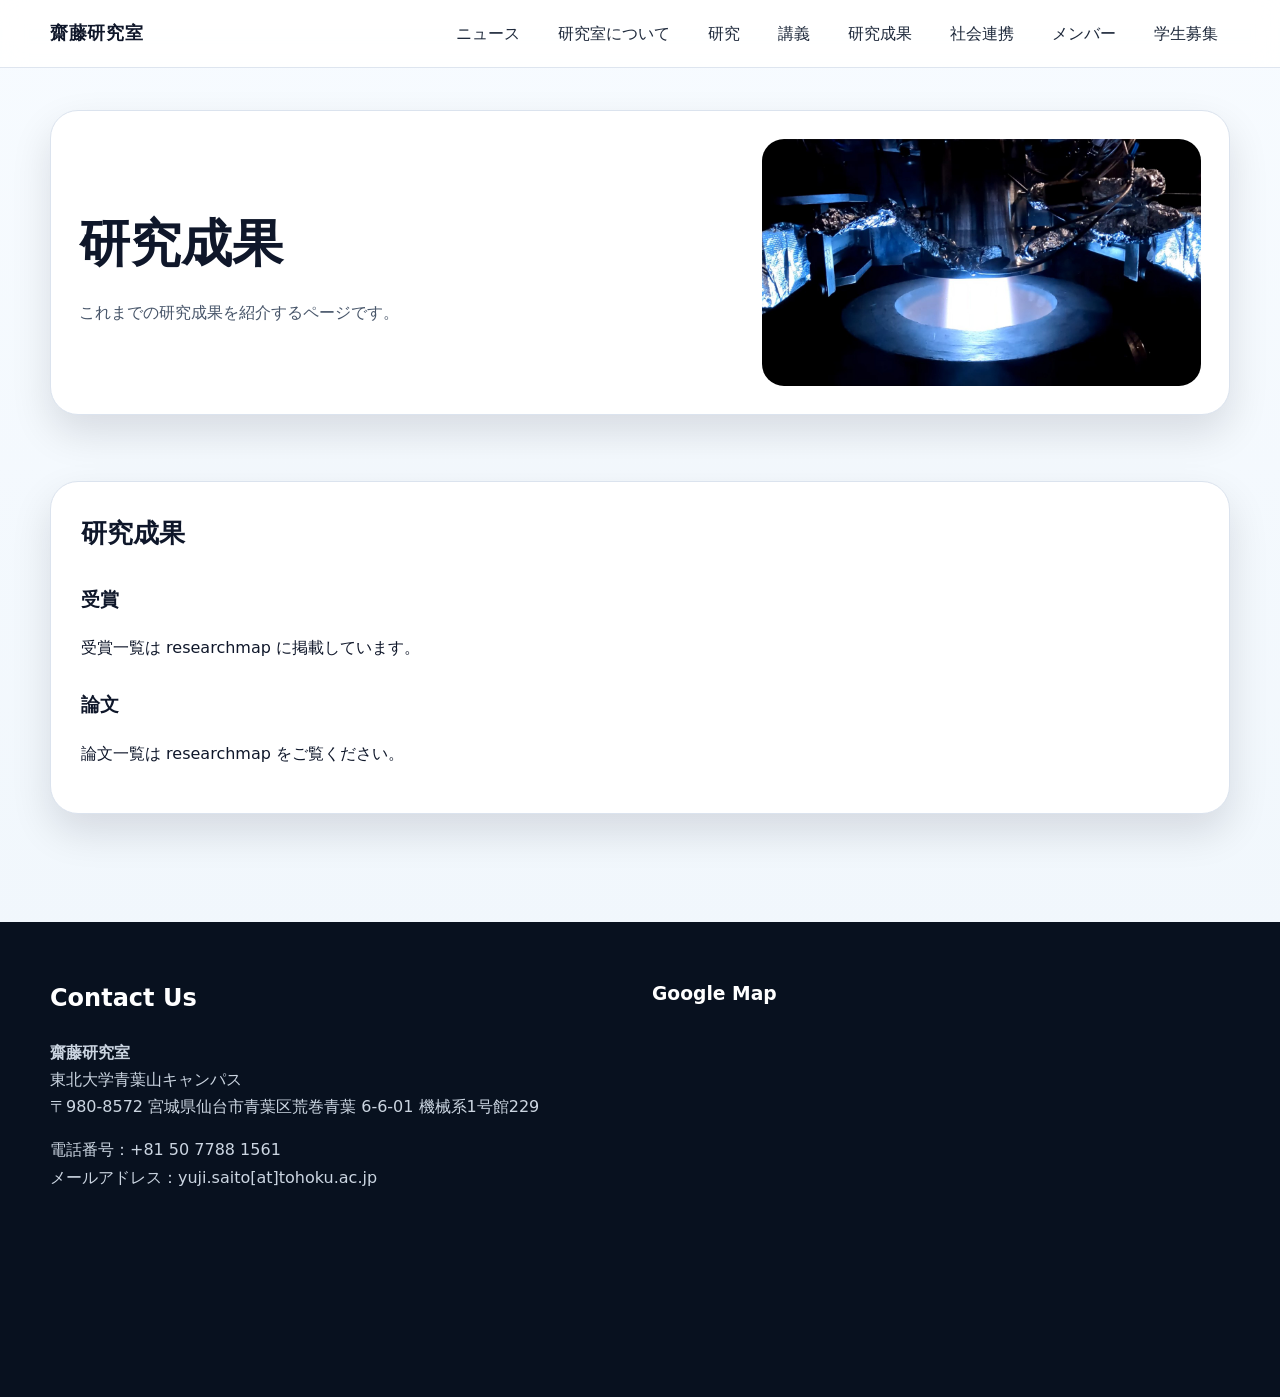
<file: achievements.html>
<!doctype html>
<html lang="ja">
<head>
  <meta charset="utf-8">
  <meta name="viewport" content="width=device-width, initial-scale=1">
  <title>齋藤研究室</title>
  <meta name="description" content="齋藤研究室の公式サイト。研究・講義・社会連携・学生募集などの情報を掲載しています。">
  <link rel="stylesheet" href="style.css">
</head>
<body>
  <header class="site-header">
    <div class="container site-header__inner">
      <a class="brand" href="index.html">
        <!-- <img src="logo.jpg" alt="齋藤研究室 ロゴ" class="brand__logo"> -->
        <span>齋藤研究室</span>
      </a>
      <nav class="nav" aria-label="主要メニュー">
        <a href="news.html">ニュース</a>
        <a href="about.html">研究室について</a>
        <a href="research.html">研究</a>
        <a href="lectures.html">講義</a>
        <a href="achievements.html">研究成果</a>
        <a href="collaboration.html">社会連携</a>
        <a href="members.html">メンバー</a>
        <a href="recruit.html">学生募集</a>
      </nav>
    </div>
  </header>

  <main>
    <section class="page-hero">
      <div class="container page-top">
        <div class="page-top__title">
          <h1>研究成果</h1>
          <p>これまでの研究成果を紹介するページです。</p>
        </div>
        <div class="page-top__image">
          <img src="assets/pic_firing_vacuum.jpg" alt="起業家育成の代表画像">
        </div>
      </div>
    </section>

    <section class="section section--tight">
      <div class="container content-box">
        <h2>研究成果</h2>
        <h3>受賞</h3>
        <p>受賞一覧は <a href="https://researchmap.jp/saito_yuji/awards" target="_blank" rel="noopener noreferrer">researchmap</a> に掲載しています。</p>
        <h3>論文</h3>
        <p>論文一覧は <a href="https://researchmap.jp/saito_yuji/published_papers" target="_blank" rel="noopener noreferrer">researchmap</a> をご覧ください。</p>
      </div>
    </section>
  </main>

  <footer class="footer">
    <div class="container footer-grid">
     <section>
        <h2>Contact Us</h2>
        <p><strong>齋藤研究室</strong><br>東北大学青葉山キャンパス<br>〒980-8572 宮城県仙台市青葉区荒巻青葉 6-6-01 機械系1号館229</p>
        <p>電話番号：+81 50 7788 1561<br>メールアドレス：yuji.saito[at]tohoku.ac.jp</p>
      </section>
      <section class="map-wrap">
        <h3>Google Map</h3>
<!-- googleMapでピンを立てた後、共有→地図を埋め込む→HTMLをコピー→下記一行まるごと消して、貼り付け -->
        <iframe src="https://www.google.com/maps/embed?pb=!1m18!1m12!1m3!1d660.6480295084219!2d140.84380347858735!3d38.25482782458612!2m3!1f0!2f0!3f0!3m2!1i1024!2i768!4f13.1!3m3!1m2!1s0x5f8a285a0e65f0b5%3A0x808f0caa3482d5c0!2z5p2x5YyX5aSn5a2mIOW3peWtpueglOeptuenkeODu-W3peWtpumDqCDmqZ_morDns7sx5Y-36aSo!5e0!3m2!1sja!2sjp!4v1775164790311!5m2!1sja!2sjp" width="600" height="450" style="border:0;" allowfullscreen="" loading="lazy" referrerpolicy="no-referrer-when-downgrade"></iframe>
      </section>
    </div>
  </footer>
  
  <script src="script.js"></script>
</body>
</html>
</file>
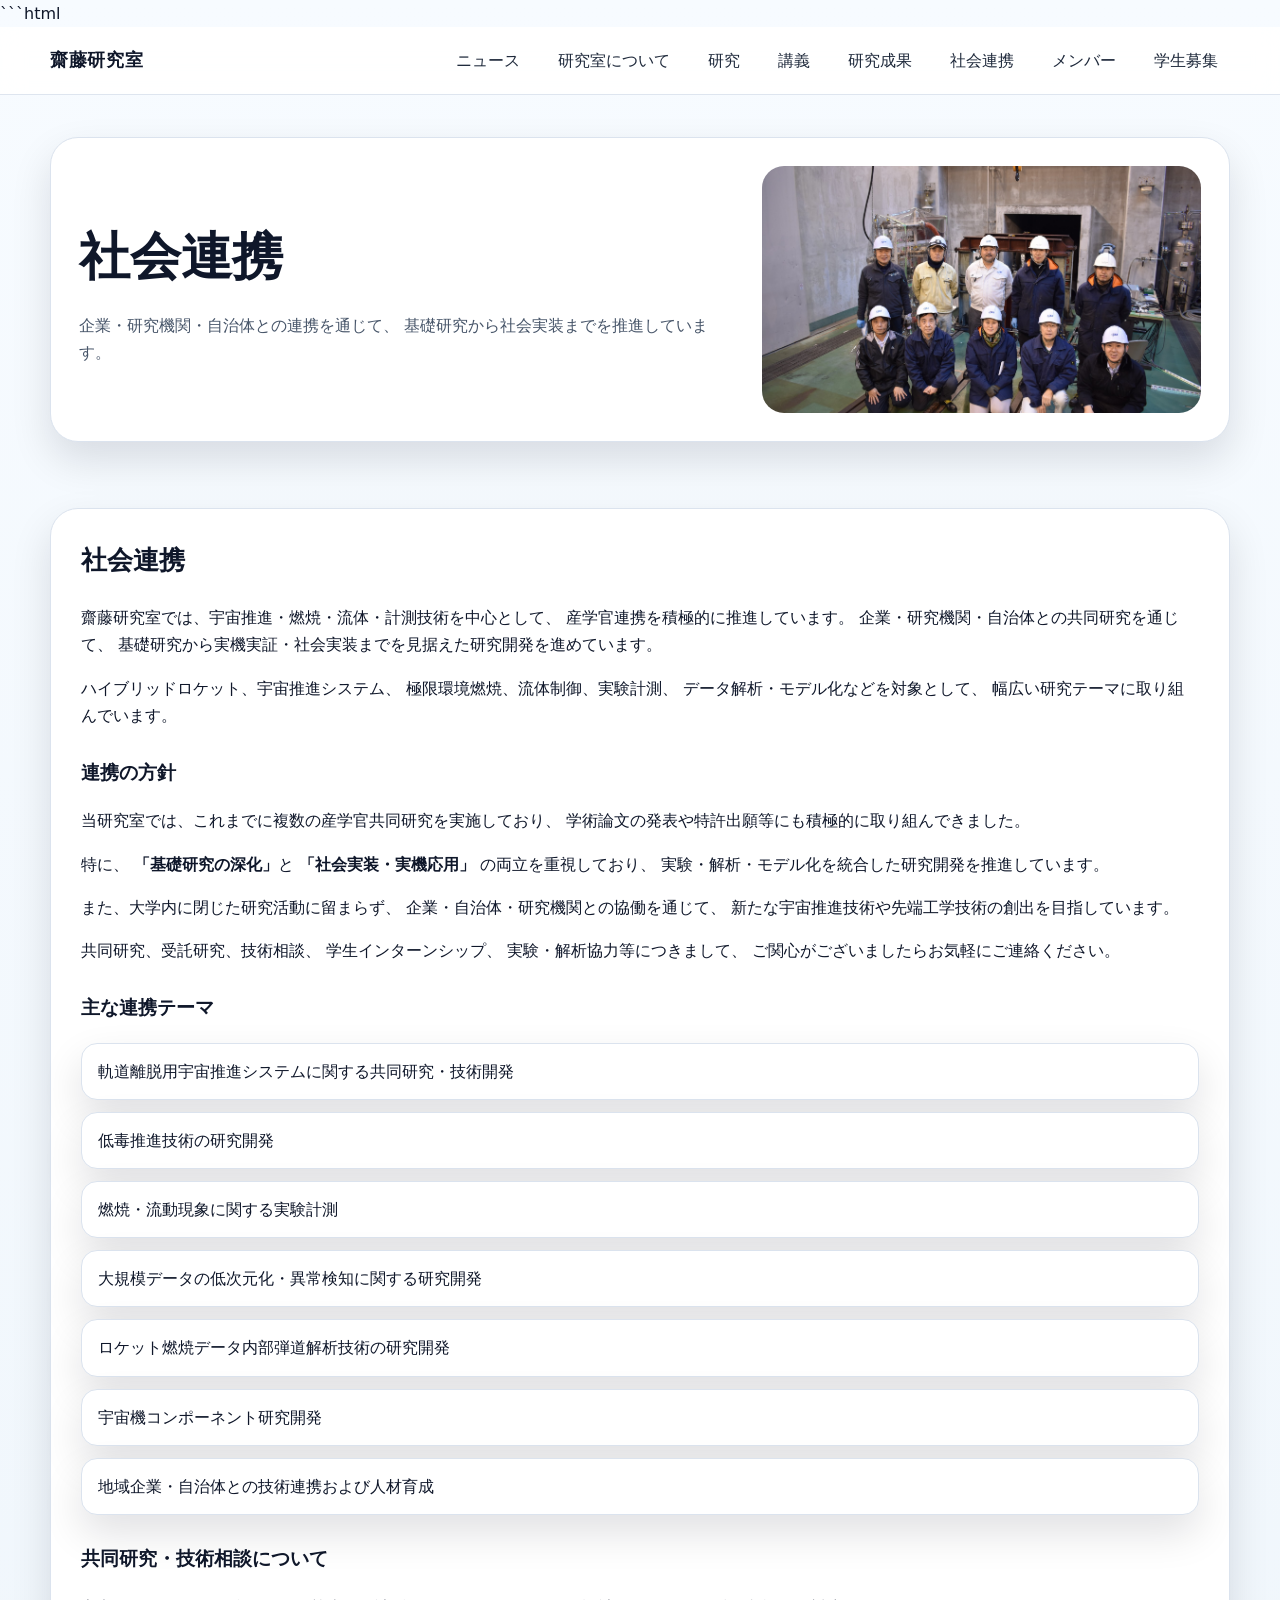
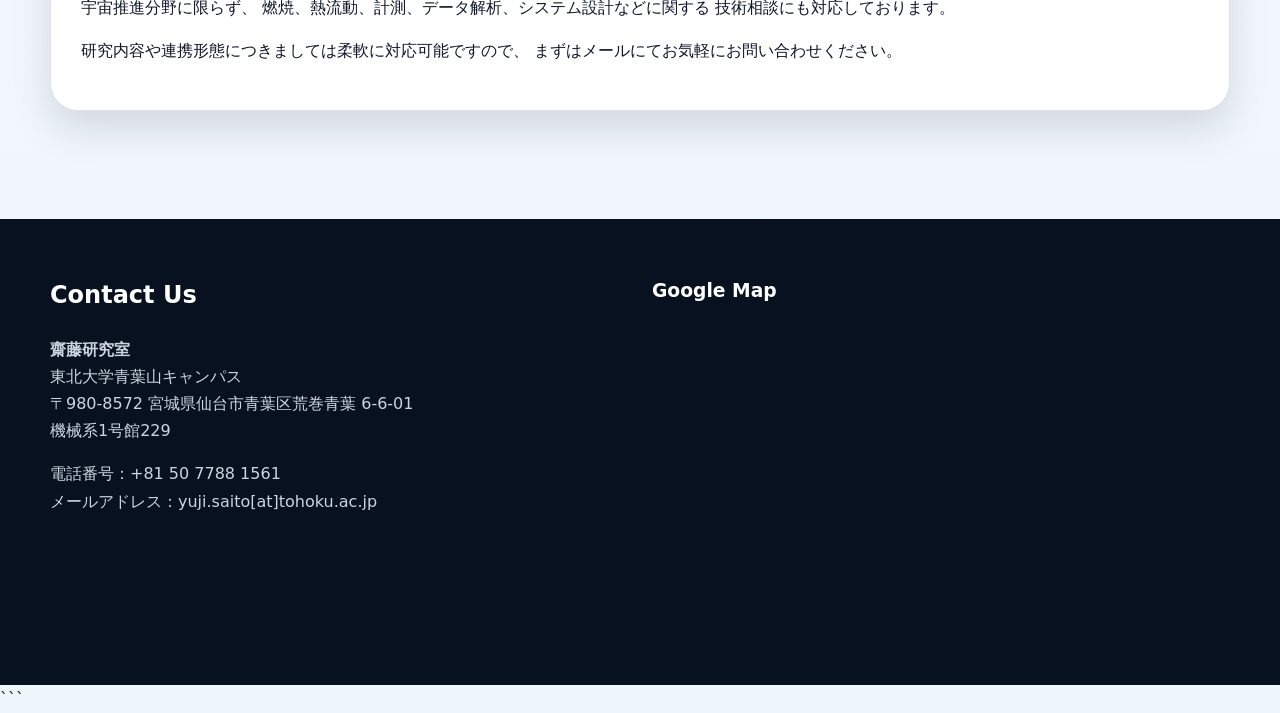
<file: collaboration.html>
```html
<!doctype html>
<html lang="ja">
<head>
  <meta charset="utf-8">
  <meta name="viewport" content="width=device-width, initial-scale=1">
  <title>社会連携 | 齋藤研究室</title>
  <meta name="description" content="齋藤研究室の社会連携ページ。共同研究・受託研究・地域連携・産学官連携に関する情報を掲載しています。">
  <link rel="stylesheet" href="style.css">
</head>

<body>
  <header class="site-header">
    <div class="container site-header__inner">
      <a class="brand" href="index.html">
        <!-- <img src="logo.jpg" alt="齋藤研究室 ロゴ" class="brand__logo"> -->
        <span>齋藤研究室</span>
      </a>

      <nav class="nav" aria-label="主要メニュー">
        <a href="news.html">ニュース</a>
        <a href="about.html">研究室について</a>
        <a href="research.html">研究</a>
        <a href="lectures.html">講義</a>
        <a href="achievements.html">研究成果</a>
        <a href="collaboration.html">社会連携</a>
        <a href="members.html">メンバー</a>
        <a href="recruit.html">学生募集</a>
      </nav>
    </div>
  </header>

  <main>

    <!-- Hero -->
    <section class="page-hero">
      <div class="container page-top">

        <div class="page-top__title">
          <h1>社会連携</h1>
          <p>
            企業・研究機関・自治体との連携を通じて、
            基礎研究から社会実装までを推進しています。
          </p>
        </div>

        <div class="page-top__image">
          <img src="assets/pic_collabo_akiruno.jpg" alt="社会連携の代表画像">
        </div>

      </div>
    </section>

    <!-- Main Contents -->
    <section class="section section--tight">
      <div class="container content-box">

        <h2>社会連携</h2>

        <p>
          齋藤研究室では、宇宙推進・燃焼・流体・計測技術を中心として、
          産学官連携を積極的に推進しています。
          企業・研究機関・自治体との共同研究を通じて、
          基礎研究から実機実証・社会実装までを見据えた研究開発を進めています。
        </p>

        <p>
          ハイブリッドロケット、宇宙推進システム、
          極限環境燃焼、流体制御、実験計測、
          データ解析・モデル化などを対象として、
          幅広い研究テーマに取り組んでいます。
        </p>

        <h3>連携の方針</h3>

        <p>
          当研究室では、これまでに複数の産学官共同研究を実施しており、
          学術論文の発表や特許出願等にも積極的に取り組んできました。
        </p>

        <p>
          特に、
          <strong>「基礎研究の深化」</strong>と
          <strong>「社会実装・実機応用」</strong>
          の両立を重視しており、
          実験・解析・モデル化を統合した研究開発を推進しています。
        </p>

        <p>
          また、大学内に閉じた研究活動に留まらず、
          企業・自治体・研究機関との協働を通じて、
          新たな宇宙推進技術や先端工学技術の創出を目指しています。
        </p>

        <p>
          共同研究、受託研究、技術相談、
          学生インターンシップ、
          実験・解析協力等につきまして、
          ご関心がございましたらお気軽にご連絡ください。
        </p>

        <h3>主な連携テーマ</h3>

        <ul class="plain-list">
          <li>軌道離脱用宇宙推進システムに関する共同研究・技術開発</li>
          <li>低毒推進技術の研究開発</li>
          <li>燃焼・流動現象に関する実験計測</li>
          <li>大規模データの低次元化・異常検知に関する研究開発</li>
          <li>ロケット燃焼データ内部弾道解析技術の研究開発</li>
          <li>宇宙機コンポーネント研究開発</li>
          <li>地域企業・自治体との技術連携および人材育成</li>
        </ul>

        <h3>共同研究・技術相談について</h3>

        <p>
          宇宙推進分野に限らず、
          燃焼、熱流動、計測、データ解析、システム設計などに関する
          技術相談にも対応しております。
        </p>

        <p>
          研究内容や連携形態につきましては柔軟に対応可能ですので、
          まずはメールにてお気軽にお問い合わせください。
        </p>

      </div>
    </section>

  </main>

  <footer class="footer">
    <div class="container footer-grid">

      <section>
        <h2>Contact Us</h2>

        <p>
          <strong>齋藤研究室</strong><br>
          東北大学青葉山キャンパス<br>
          〒980-8572 宮城県仙台市青葉区荒巻青葉 6-6-01<br>
          機械系1号館229
        </p>

        <p>
          電話番号：+81 50 7788 1561<br>
          メールアドレス：yuji.saito[at]tohoku.ac.jp
        </p>
      </section>

      <section class="map-wrap">
        <h3>Google Map</h3>

        <!-- Google Map -->
        <iframe
          src="https://www.google.com/maps/embed?pb=!1m18!1m12!1m3!1d660.6480295084219!2d140.84380347858735!3d38.25482782458612!2m3!1f0!2f0!3f0!3m2!1i1024!2i768!4f13.1!3m3!1m2!1s0x5f8a285a0e65f0b5%3A0x808f0caa3482d5c0!2z5p2x5YyX5aSn5a2mIOW3peWtpueglOeptuenkeODu-W3peWtpumDqCDmqZ_morDns7sx5Y-36aSo!5e0!3m2!1sja!2sjp!4v1775164790311!5m2!1sja!2sjp"
          width="600"
          height="450"
          style="border:0;"
          allowfullscreen=""
          loading="lazy"
          referrerpolicy="no-referrer-when-downgrade">
        </iframe>

      </section>

    </div>
  </footer>

  <script src="script.js"></script>
</body>
</html>
```
</file>
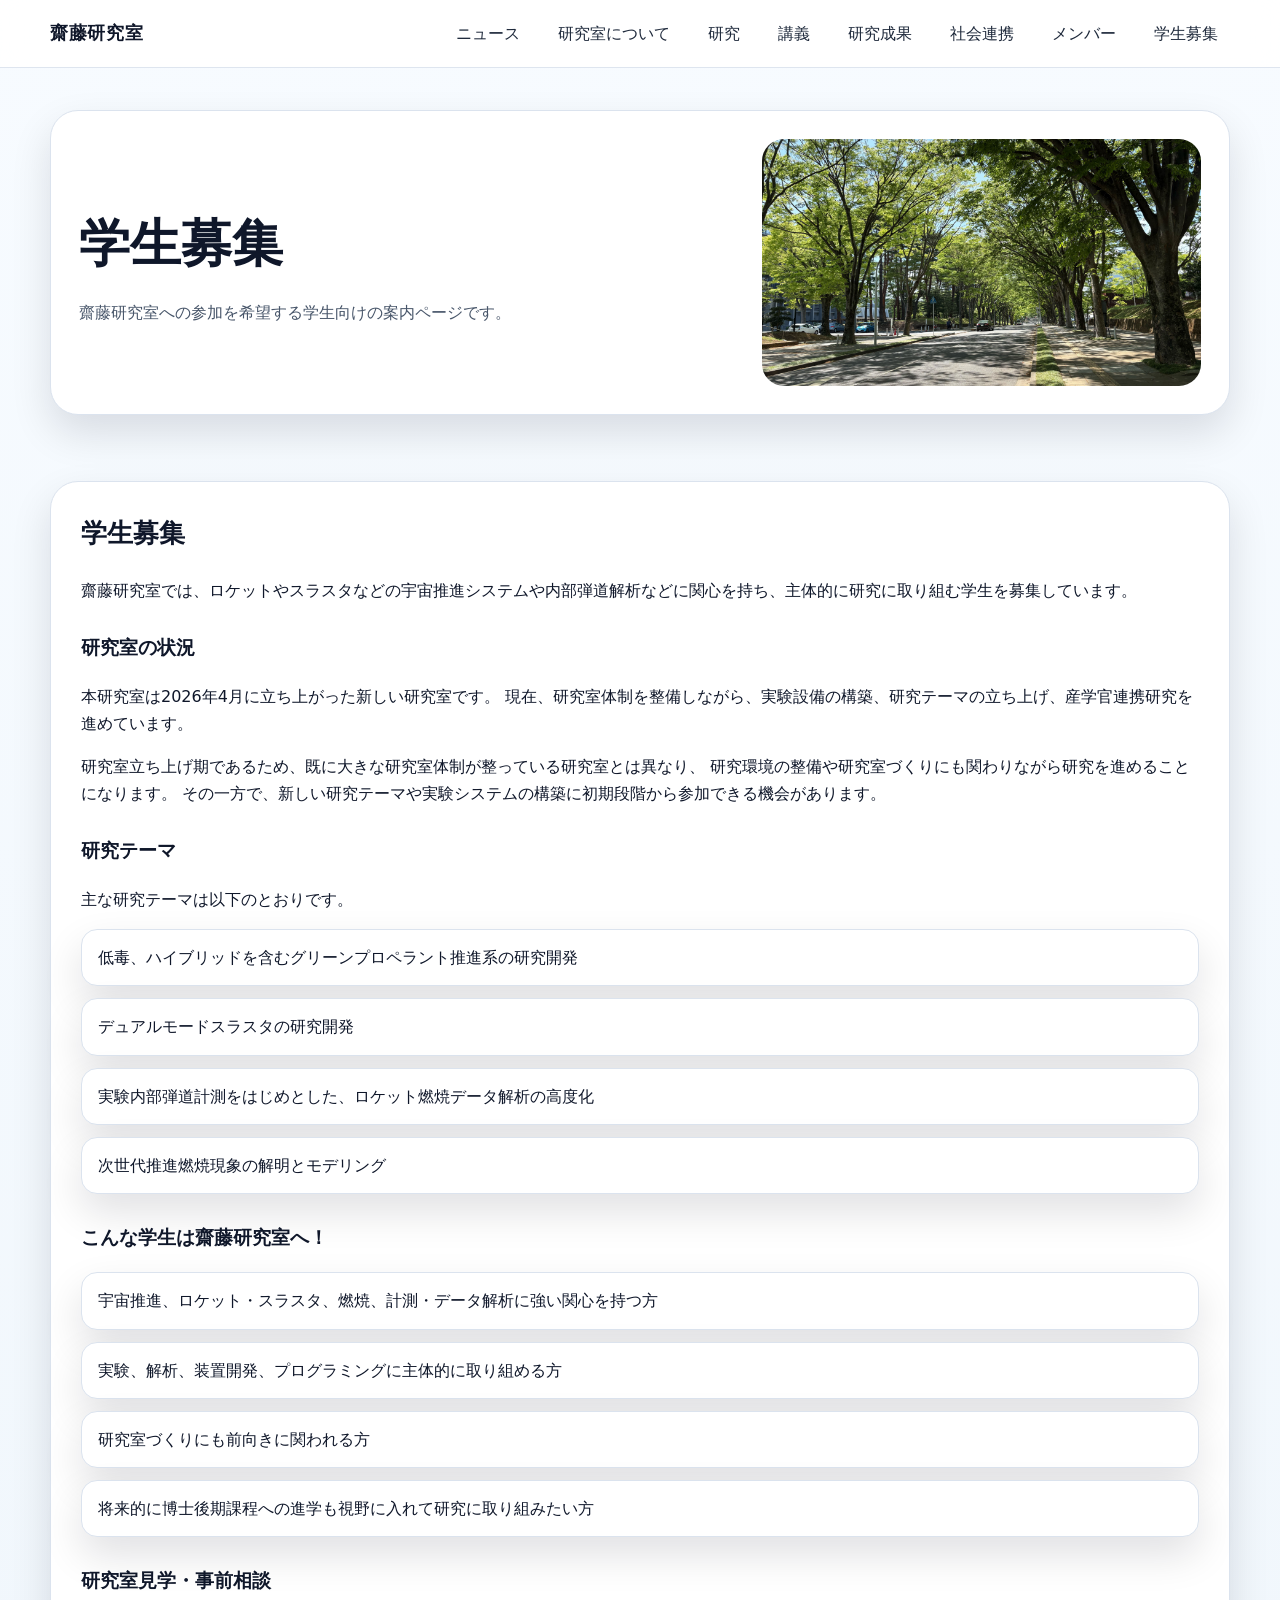
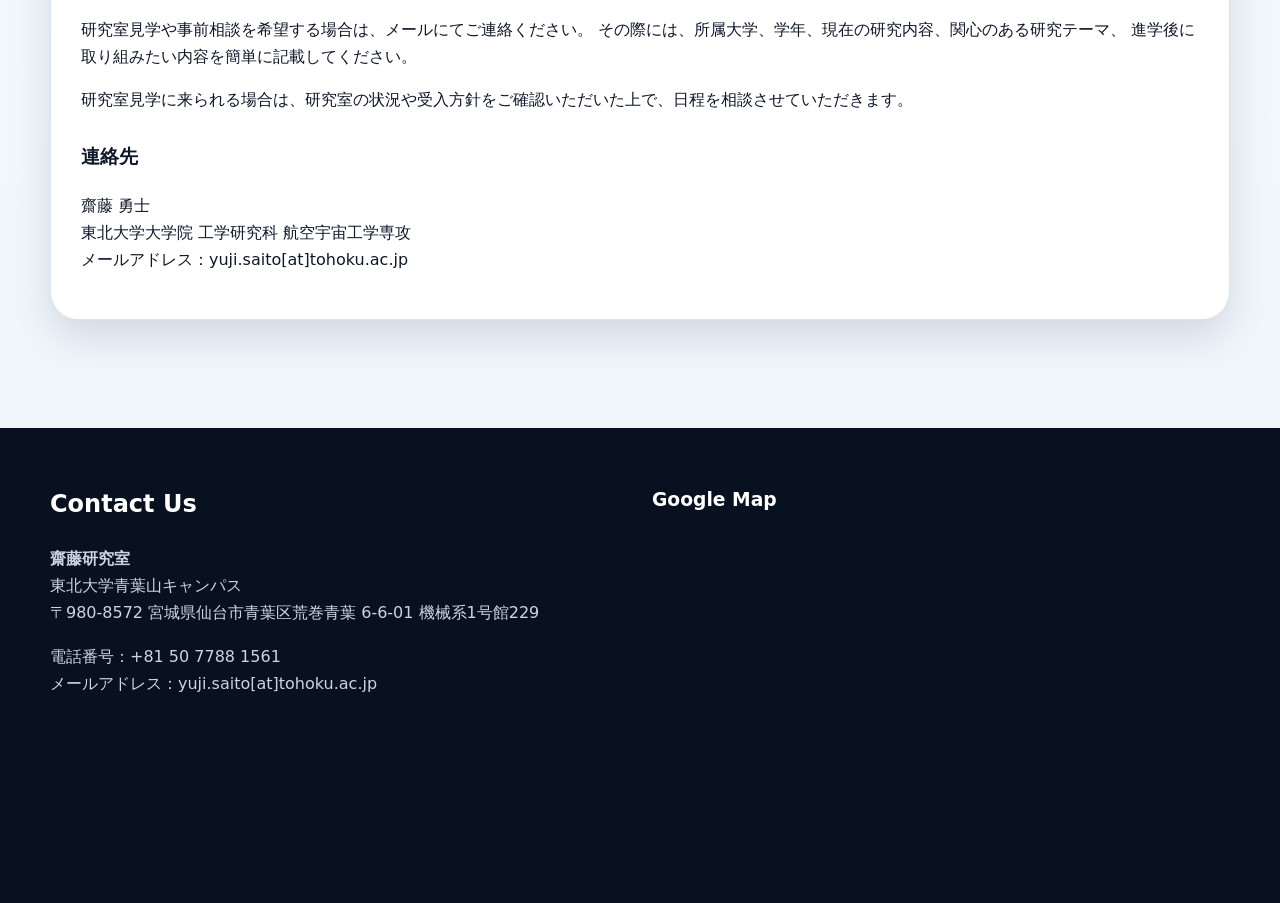
<file: recruit.html>
<!doctype html>
<html lang="ja">
<head>
  <meta charset="utf-8">
  <meta name="viewport" content="width=device-width, initial-scale=1">
  <title>学生募集 | 齋藤研究室</title>
  <meta name="description" content="齋藤研究室の学生募集・研究室見学・外部大学からの進学希望者向け案内ページです。">
  <link rel="stylesheet" href="style.css">
</head>

<body>
  <header class="site-header">
    <div class="container site-header__inner">
      <a class="brand" href="index.html">
        <!-- <img src="logo.jpg" alt="齋藤研究室 ロゴ" class="brand__logo"> -->
        <span>齋藤研究室</span>
      </a>

      <nav class="nav" aria-label="主要メニュー">
        <a href="news.html">ニュース</a>
        <a href="about.html">研究室について</a>
        <a href="research.html">研究</a>
        <a href="lectures.html">講義</a>
        <a href="achievements.html">研究成果</a>
        <a href="collaboration.html">社会連携</a>
        <a href="members.html">メンバー</a>
        <a href="recruit.html">学生募集</a>
      </nav>
    </div>
  </header>

  <main>
    <section class="page-hero">
      <div class="container page-top">
        <div class="page-top__title">
          <h1>学生募集</h1>
          <p>齋藤研究室への参加を希望する学生向けの案内ページです。</p>
        </div>

        <div class="page-top__image">
          <img src="assets/pic_aoba2026.jpg" alt="学生募集の代表画像">
        </div>
      </div>
    </section>

    <section class="section section--tight">
      <div class="container content-box">
        <h2>学生募集</h2>

        <p>
          齋藤研究室では、ロケットやスラスタなどの宇宙推進システムや内部弾道解析などに関心を持ち、主体的に研究に取り組む学生を募集しています。
        </p>

        <h3>研究室の状況</h3>
        <p>
          本研究室は2026年4月に立ち上がった新しい研究室です。
          現在、研究室体制を整備しながら、実験設備の構築、研究テーマの立ち上げ、産学官連携研究を進めています。
        </p>

        <p>
          研究室立ち上げ期であるため、既に大きな研究室体制が整っている研究室とは異なり、
          研究環境の整備や研究室づくりにも関わりながら研究を進めることになります。
          その一方で、新しい研究テーマや実験システムの構築に初期段階から参加できる機会があります。
        </p>

        <h3>研究テーマ</h3>
        <p>
          主な研究テーマは以下のとおりです。
        </p>

        <ul class="plain-list">
          <li>低毒、ハイブリッドを含むグリーンプロペラント推進系の研究開発</li>
          <li>デュアルモードスラスタの研究開発</li>
          <li>実験内部弾道計測をはじめとした、ロケット燃焼データ解析の高度化</li>
          <li>次世代推進燃焼現象の解明とモデリング</li>
        </ul>

        <h3>こんな学生は齋藤研究室へ！</h3>
        <ul class="plain-list">
          <li>宇宙推進、ロケット・スラスタ、燃焼、計測・データ解析に強い関心を持つ方</li>
          <li>実験、解析、装置開発、プログラミングに主体的に取り組める方</li>
          <li>研究室づくりにも前向きに関われる方</li>
          <li>将来的に博士後期課程への進学も視野に入れて研究に取り組みたい方</li>
        </ul>

        <h3>研究室見学・事前相談</h3>
        <p>
          研究室見学や事前相談を希望する場合は、メールにてご連絡ください。
          その際には、所属大学、学年、現在の研究内容、関心のある研究テーマ、
          進学後に取り組みたい内容を簡単に記載してください。
        </p>

        <p>
          研究室見学に来られる場合は、研究室の状況や受入方針をご確認いただいた上で、日程を相談させていただきます。
        </p>

        <h3>連絡先</h3>
        <p>
          齋藤 勇士<br>
          東北大学大学院 工学研究科 航空宇宙工学専攻<br>
          メールアドレス：yuji.saito[at]tohoku.ac.jp
        </p>
      </div>
    </section>
  </main>

  <footer class="footer">
    <div class="container footer-grid">
      <section>
        <h2>Contact Us</h2>
        <p>
          <strong>齋藤研究室</strong><br>
          東北大学青葉山キャンパス<br>
          〒980-8572 宮城県仙台市青葉区荒巻青葉 6-6-01 機械系1号館229
        </p>
        <p>
          電話番号：+81 50 7788 1561<br>
          メールアドレス：yuji.saito[at]tohoku.ac.jp
        </p>
      </section>

      <section class="map-wrap">
        <h3>Google Map</h3>
        <iframe src="https://www.google.com/maps/embed?pb=!1m18!1m12!1m3!1d660.6480295084219!2d140.84380347858735!3d38.25482782458612!2m3!1f0!2f0!3f0!3m2!1i1024!2i768!4f13.1!3m3!1m2!1s0x5f8a285a0e65f0b5%3A0x808f0caa3482d5c0!2z5p2x5YyX5aSn5a2mIOW3peWtpueglOeptuenkeODu-W3peWtpumDqCDmqZ_morDns7sx5Y-36aSo!5e0!3m2!1sja!2sjp!4v1775164790311!5m2!1sja!2sjp" width="600" height="450" style="border:0;" allowfullscreen="" loading="lazy" referrerpolicy="no-referrer-when-downgrade"></iframe>
      </section>
    </div>
  </footer>

  <script src="script.js"></script>
</body>
</html>
</file>
<file: style.css>
:root{
  --bg:#0b1320;
  --bg2:#111c30;
  --panel:#ffffff;
  --text:#0f172a;
  --muted:#475569;
  --line:#dbe3ee;
  --accent:#0ea5e9;
  --accent2:#22c55e;
  --shadow:0 18px 40px rgba(2, 12, 27, 0.12);
  --radius:22px;
  --max:1180px;
}
*{box-sizing:border-box}
html{scroll-behavior:smooth}
body{
  margin:0;
  font-family:"Yu Gothic UI","Hiragino Sans","Meiryo",system-ui,sans-serif;
  color:var(--text);
  background:linear-gradient(180deg,#f7fbff 0%,#eef5fb 100%);
  line-height:1.7;
}
a{color:inherit;text-decoration:none}
img,video{max-width:100%;display:block}
.container{width:min(calc(100% - 32px),var(--max));margin:0 auto}
.site-header{
  position:sticky;top:0;z-index:50;
  background:rgba(255,255,255,.9);backdrop-filter:blur(12px);
  border-bottom:1px solid rgba(219,227,238,.9);
}
.site-header__inner{display:flex;align-items:center;justify-content:space-between;gap:16px;padding:12px 0}
.brand{ display:flex; align-items:center; gap:10px; font-weight:800; font-size:1.1rem; letter-spacing:.04em;}
.brand__logo{ width:32px; height:32px; object-fit:cover; border-radius:8px; display:block;}
.nav{display:flex;flex-wrap:wrap;gap:10px 14px;justify-content:flex-end}
.nav a{padding:8px 12px;border-radius:999px;color:#1e293b}
.nav a:hover,.nav a:focus-visible{background:#e8f3fb;outline:none}
.hero{
  position:relative;min-height:74vh;display:grid;place-items:center;overflow:hidden;
  background:#020817;color:#fff;
}
.hero__media,.hero__overlay{position:absolute;inset:0}
.hero__media video{width:100%;height:100%;object-fit:cover;display:none}
.hero__media video.is-active{display:block}
.hero__overlay{background:linear-gradient(180deg,rgba(2,6,23,.35),rgba(2,6,23,.72))}
.hero__content{position:relative;z-index:1;text-align:center;padding:80px 16px}
.hero h1{font-size:clamp(2.2rem,7vw,4.8rem);margin:0 0 16px;letter-spacing:.04em}
.hero p{font-size:clamp(1rem,2.2vw,1.25rem);max-width:820px;margin:0 auto 18px;color:#dbeafe}
.hero__chips{display:flex;flex-wrap:wrap;gap:10px;justify-content:center;margin-top:24px}
.hero__chips span{padding:10px 14px;border:1px solid rgba(255,255,255,.24);border-radius:999px;background:rgba(255,255,255,.08)}
.section{padding:72px 0}
.section--tight{padding:48px 0}
.section-title{display:flex;align-items:end;justify-content:space-between;gap:12px;margin-bottom:28px}
.section-title h2{font-size:clamp(1.6rem,3vw,2.5rem);margin:0}
.section-title p{margin:0;color:var(--muted)}
.grid{display:grid;gap:22px}
.card-grid{grid-template-columns:repeat(auto-fit,minmax(240px,1fr))}
.card{
  background:var(--panel);border:1px solid var(--line);border-radius:var(--radius);overflow:hidden;
  box-shadow:var(--shadow);transition:transform .2s ease, box-shadow .2s ease;
}
.card:hover{transform:translateY(-4px);box-shadow:0 22px 46px rgba(2,12,27,.16)}
.card__media{aspect-ratio:16/10;position:relative;background:linear-gradient(135deg,#0f172a,#1d4ed8);overflow:hidden}
.card__media img,.card__media video{width:100%;height:100%;object-fit:cover}
.card__badge{position:absolute;left:14px;top:14px;background:rgba(255,255,255,.92);padding:6px 10px;border-radius:999px;font-size:.82rem;font-weight:700}
.card__body{padding:20px}
.card__body h3{margin:0 0 8px;font-size:1.2rem}
.card__body p{margin:0;color:var(--muted)}
.note-list,.member-list,.plain-list{display:grid;gap:12px;padding:0;margin:0;list-style:none}
.note-list li,.plain-list li{background:#fff;border:1px solid var(--line);border-radius:16px;padding:14px 16px;box-shadow:var(--shadow)}
.note-list a{color:#0f172a;font-weight:700}
.page-hero{padding:42px 0 18px}
.page-top{
  display:grid;grid-template-columns:1.2fr .8fr;gap:24px;align-items:center;
  background:#fff;border:1px solid var(--line);border-radius:28px;padding:28px;box-shadow:var(--shadow)
}
.page-top__title h1{font-size:clamp(2rem,4vw,3.2rem);margin:0 0 12px}
.page-top__title p{margin:0;color:var(--muted)}
.page-top__image{aspect-ratio:16/9;border-radius:22px;overflow:hidden;background:linear-gradient(135deg,#dbeafe,#bfdbfe)}
.page-top__image img{width:100%;height:100%;object-fit:cover}
.content-box{background:#fff;border:1px solid var(--line);border-radius:28px;padding:30px;box-shadow:var(--shadow)}
.content-box h2{margin-top:0;font-size:1.6rem}
.content-box h3{margin-top:28px}
.footer{background:#08111f;color:#e2e8f0;padding:56px 0 40px;margin-top:60px}
.footer-grid{display:grid;grid-template-columns:1fr 1fr;gap:24px;align-items:start}
.footer h2,.footer h3{margin-top:0;color:#fff}
.footer p,.footer li{color:#cbd5e1}
.map-wrap iframe{width:100%;height:320px;border:0;border-radius:22px}
.small{font-size:.95rem;color:var(--muted)}
.placeholder{font-weight:700;color:#0369a1}
.kv-links{display:flex;flex-wrap:wrap;gap:10px;margin-top:18px}
.kv-links a{background:#fff;color:#0f172a;padding:11px 14px;border-radius:999px;font-weight:700}
.member-columns{display:grid;grid-template-columns:repeat(3,1fr);gap:18px}
.member-group{background:#fff;border:1px solid var(--line);border-radius:20px;padding:18px;box-shadow:var(--shadow)}
.member-group h3{margin-top:0}
.news-inline{display:grid;gap:10px}
.news-inline li{padding:10px 0;border-bottom:1px solid #e2e8f0}
.news-inline li:last-child{border-bottom:none}
@media (max-width:900px){
  .page-top,.footer-grid,.member-columns{grid-template-columns:1fr}
  .site-header__inner{align-items:flex-start;flex-direction:column}
  .nav{justify-content:flex-start}
}
@media (max-width:640px){
  .section{padding:56px 0}
  .page-top,.content-box{padding:22px}
  .hero{min-height:64vh}
}

.bio-list {
  margin: 0 0 1.2rem 1.2rem;
  padding: 0;
}

.bio-list li {
  margin: 0.4rem 0;
  padding: 0;
  border: none;
  background: none;
  border-radius: 0;
  list-style: disc;
}

.research-title {
  font-weight: 700;
  color: inherit;
}

.research-title {
  font-weight: 700;
  color: inherit;
}

.paper-list {
  margin-top: 8px;
  font-size: 0.9rem;
}

.paper-list ul {
  margin: 6px 0 0 1.2rem;
  padding: 0;
}

.paper-list li {
  background: none !important;
  border: none !important;
  box-shadow: none !important;
  border-radius: 0 !important;
  padding: 0 !important;
  margin: 4px 0 !important;
  list-style: disc;
}

.paper-list a {
  text-decoration: none;
}

.paper-list a:hover {
  text-decoration: underline;
}

.language-note {
  max-width: 1000px;
  margin: 3rem auto 0;
  padding: 1.2rem 1.6rem;

  background: rgba(255,255,255,0.85);
  border: 1px solid var(--line);
  border-radius: 12px;

  text-align: left;
  line-height: 1.7;
}

.language-note h3 {
  margin: 0 0 0.7rem;
  color: #003f8c;
  font-size: 1.15rem;
  font-weight: 700;
}

.language-note p {
  margin: 0 0 0.7rem;
  font-size: 0.95rem;
  line-height: 1.7;
  color: #475569;
}

.language-note p:last-child {
  margin-bottom: 0;
}
</file>
